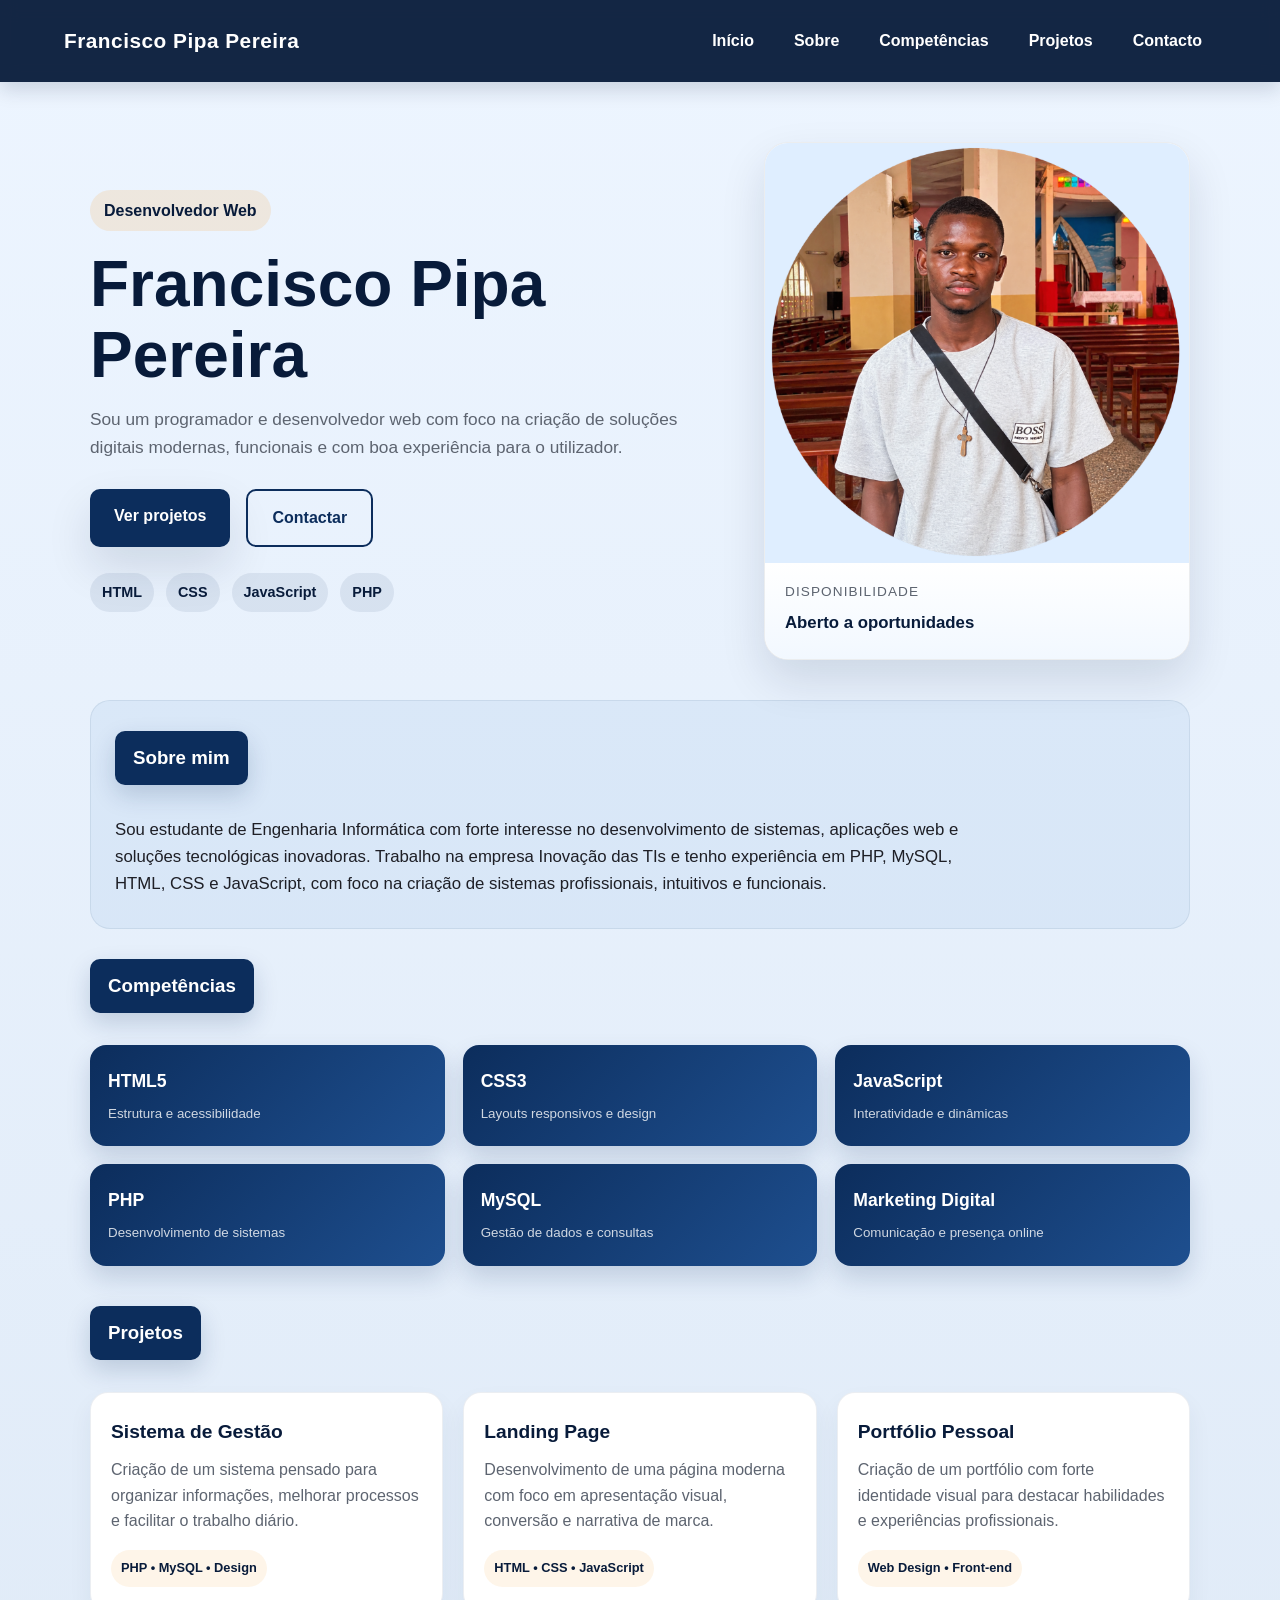
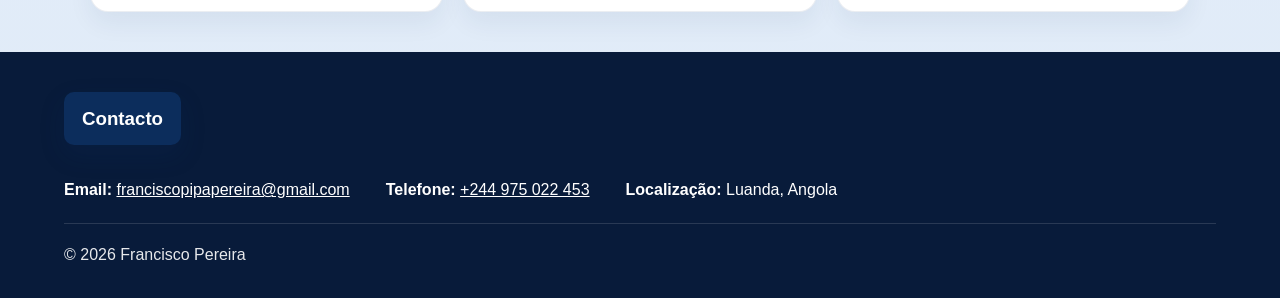
<file: index.html>
<!DOCTYPE html>
<html lang="pt-PT">
<head>
    <meta charset="UTF-8">
    <meta name="viewport" content="width=device-width, initial-scale=1.0">
    <meta name="description" content="Portfólio de Francisco Pipa Pereira, desenvolvedor web e apaixonado por tecnologia.">
    <link rel="stylesheet" href="css/estilo.css">
    <title>Francisco Pipa Pereira | Portfólio</title>
</head>
<body>
    <header class="menu-topo">
        <div class="logo">Francisco Pipa Pereira</div>
        <nav class="navbar" aria-label="Menu principal">
            <a href="#inicio">Início</a>
            <a href="#sobre">Sobre</a>
            <a href="#competencias">Competências</a>
            <a href="#projetos">Projetos</a>
            <a href="#contacto">Contacto</a>
        </nav>
    </header>

    <main>
        <section id="inicio" class="hero">
            <div class="hero-text">
                <p class="tag">Desenvolvedor Web</p>
                <h1>Francisco Pipa Pereira</h1>
                <p class="apresentacao">
                    Sou um programador e desenvolvedor web com foco na criação de soluções digitais modernas,
                    funcionais e com boa experiência para o utilizador.
                </p>

                <div class="btn-group">
                    <a href="#projetos" class="btn btn-primary">Ver projetos</a>
                    <a href="#contacto" class="btn btn-secondary">Contactar</a>
                </div>

                <ul class="mini-list">
                    <li>HTML</li>
                    <li>CSS</li>
                    <li>JavaScript</li>
                    <li>PHP</li>
                </ul>
            </div>

            <div class="profile-card">
                <img src="img/Francisco.png" alt="Francisco Pipa Pereira">
                <div class="profile-info">
                    <p class="label">Disponibilidade</p>
                    <strong>Aberto a oportunidades</strong>
                </div>
            </div>
        </section>

        <section id="sobre" class="sobre-nos">
            <div class="section-title-wrap">
                <h3>Sobre mim</h3>
            </div>
            <p class="sobre">
                Sou estudante de Engenharia Informática com forte interesse no desenvolvimento de sistemas,
                aplicações web e soluções tecnológicas inovadoras. Trabalho na empresa Inovação das TIs e tenho
                experiência em PHP, MySQL, HTML, CSS e JavaScript, com foco na criação de sistemas profissionais,
                intuitivos e funcionais.
            </p>
        </section>

        <section id="competencias" class="competencia-section">
            <div class="section-title-wrap">
                <h3>Competências</h3>
            </div>

            <div class="competencia-grid">
                <div class="li-itens">
                    <span>HTML5</span>
                    <small>Estrutura e acessibilidade</small>
                </div>
                <div class="li-itens">
                    <span>CSS3</span>
                    <small>Layouts responsivos e design</small>
                </div>
                <div class="li-itens">
                    <span>JavaScript</span>
                    <small>Interatividade e dinâmicas</small>
                </div>
                <div class="li-itens">
                    <span>PHP</span>
                    <small>Desenvolvimento de sistemas</small>
                </div>
                <div class="li-itens">
                    <span>MySQL</span>
                    <small>Gestão de dados e consultas</small>
                </div>
                <div class="li-itens">
                    <span>Marketing Digital</span>
                    <small>Comunicação e presença online</small>
                </div>
            </div>
        </section>

        <section id="projetos" class="projetos-section">
            <div class="section-title-wrap">
                <h3>Projetos</h3>
            </div>

            <div class="projeto-grid">
                <article class="projeto-card">
                    <h4>Sistema de Gestão</h4>
                    <p>Criação de um sistema pensado para organizar informações, melhorar processos e facilitar o trabalho diário.</p>
                    <span>PHP • MySQL • Design</span>
                </article>

                <article class="projeto-card">
                    <h4>Landing Page</h4>
                    <p>Desenvolvimento de uma página moderna com foco em apresentação visual, conversão e narrativa de marca.</p>
                    <span>HTML • CSS • JavaScript</span>
                </article>

                <article class="projeto-card">
                    <h4>Portfólio Pessoal</h4>
                    <p>Criação de um portfólio com forte identidade visual para destacar habilidades e experiências profissionais.</p>
                    <span>Web Design • Front-end</span>
                </article>
            </div>
        </section>
    </main>

    <footer id="contacto" class="contato-section">
        <div class="section-title-wrap">
            <h3>Contacto</h3>
        </div>

        <div class="contato-lista">
            <p><strong>Email:</strong> <a href="mailto:franciscopipapereira@gmail.com">franciscopipapereira@gmail.com</a></p>
            <p><strong>Telefone:</strong> <a href="tel:+244975022453">+244 975 022 453</a></p>
            <p><strong>Localização:</strong> Luanda, Angola</p>
        </div>

        <p class="direitos">© 2026 Francisco Pereira</p>
    </footer>
</body>
</html>
</file>
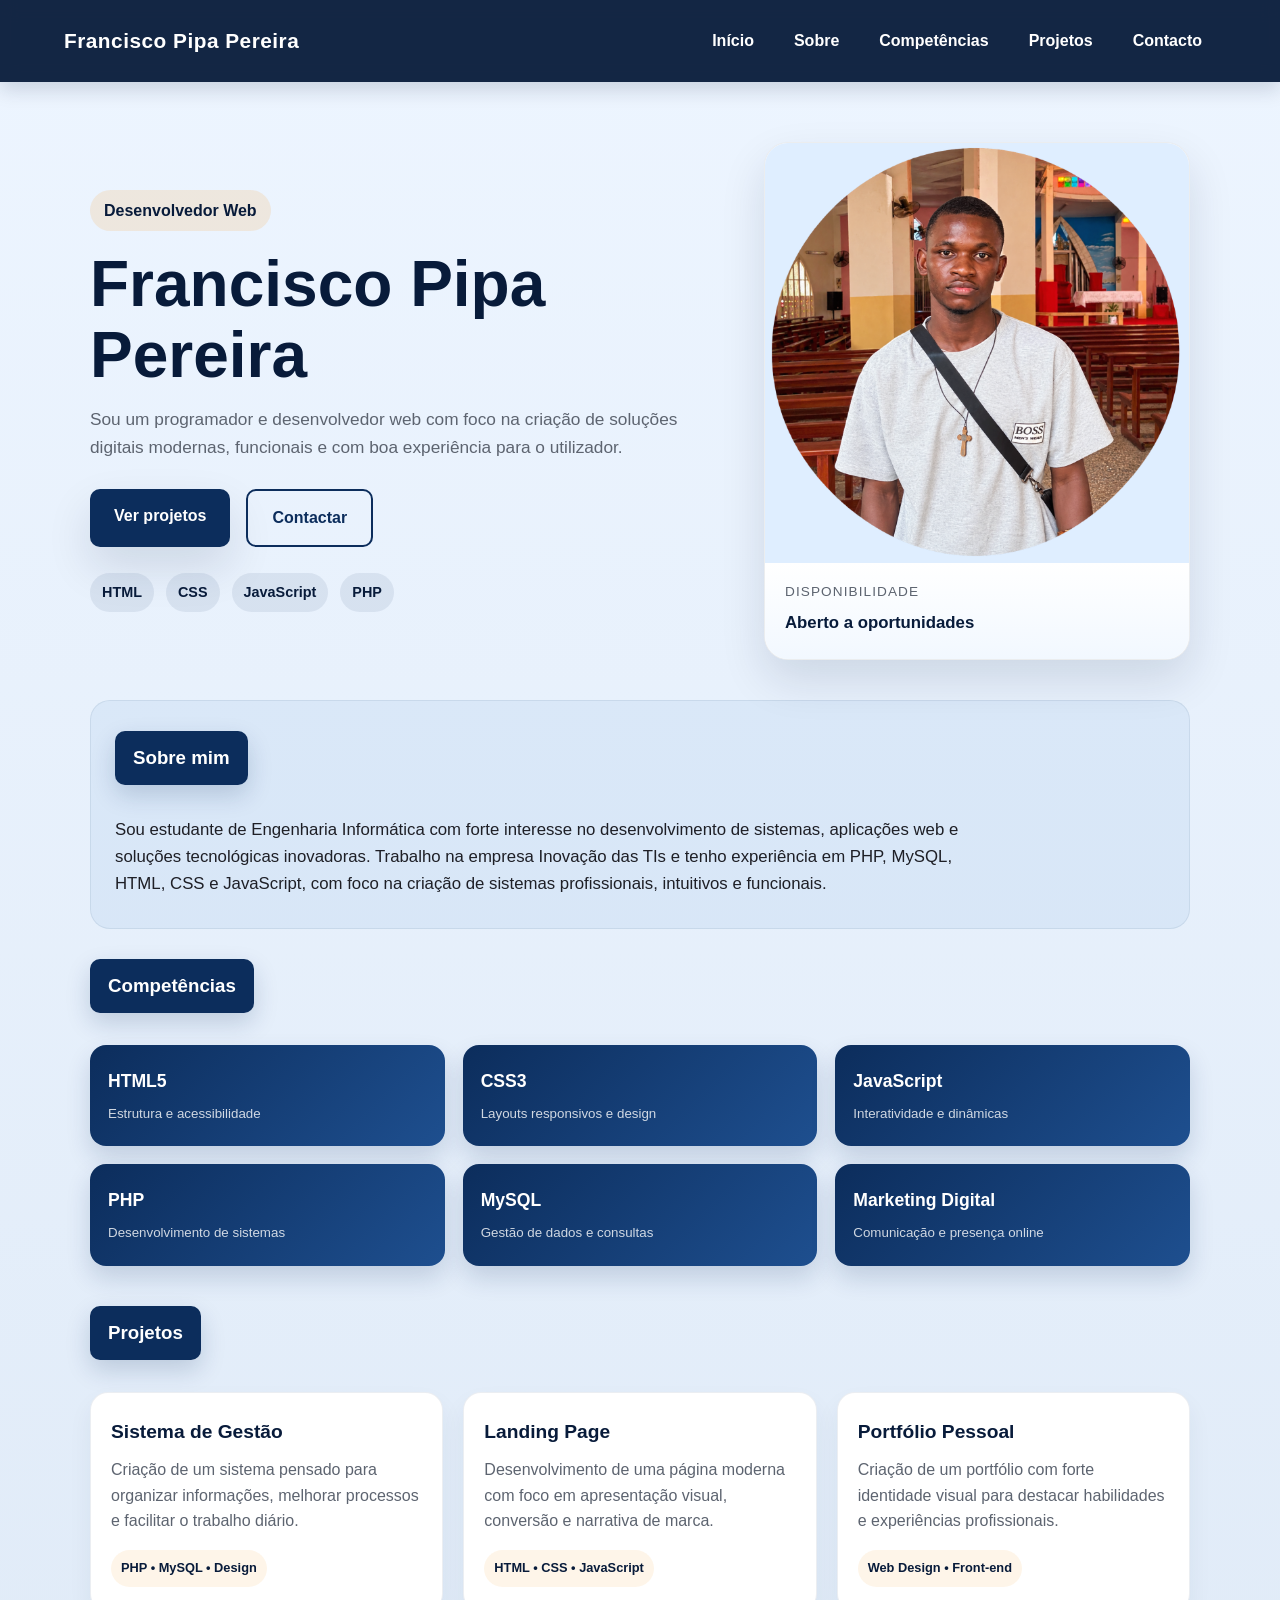
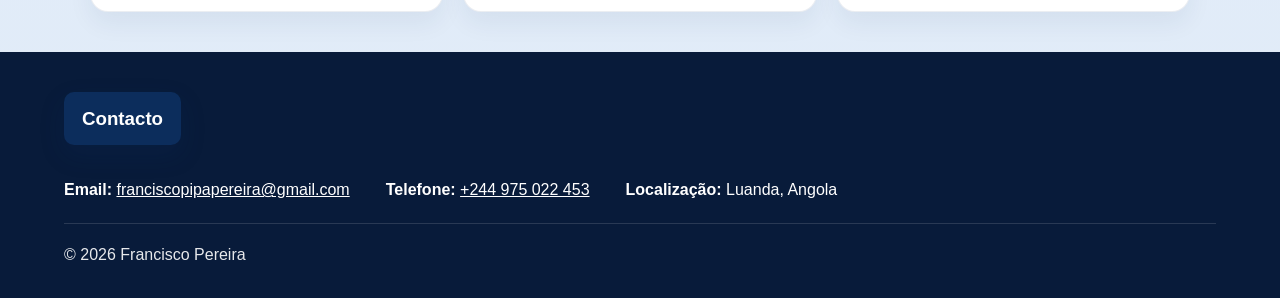
<file: Criando_Site/index.html>
<!DOCTYPE html>
<html lang="pt-PT">
<head>
    <meta charset="UTF-8">
    <meta name="viewport" content="width=device-width, initial-scale=1.0">
    <meta name="description" content="Portfólio de Francisco Pipa Pereira, desenvolvedor web e apaixonado por tecnologia.">
    <link rel="stylesheet" href="css/estilo.css">
    <title>Francisco Pipa Pereira | Portfólio</title>
</head>
<body>
    <header class="menu-topo">
        <div class="logo">Francisco Pipa Pereira</div>
        <nav class="navbar" aria-label="Menu principal">
            <a href="#inicio">Início</a>
            <a href="#sobre">Sobre</a>
            <a href="#competencias">Competências</a>
            <a href="#projetos">Projetos</a>
            <a href="#contacto">Contacto</a>
        </nav>
    </header>

    <main>
        <section id="inicio" class="hero">
            <div class="hero-text">
                <p class="tag">Desenvolvedor Web</p>
                <h1>Francisco Pipa Pereira</h1>
                <p class="apresentacao">
                    Sou um programador e desenvolvedor web com foco na criação de soluções digitais modernas,
                    funcionais e com boa experiência para o utilizador.
                </p>

                <div class="btn-group">
                    <a href="#projetos" class="btn btn-primary">Ver projetos</a>
                    <a href="#contacto" class="btn btn-secondary">Contactar</a>
                </div>

                <ul class="mini-list">
                    <li>HTML</li>
                    <li>CSS</li>
                    <li>JavaScript</li>
                    <li>PHP</li>
                </ul>
            </div>

            <div class="profile-card">
                <img src="img/Francisco.png" alt="Francisco Pipa Pereira">
                <div class="profile-info">
                    <p class="label">Disponibilidade</p>
                    <strong>Aberto a oportunidades</strong>
                </div>
            </div>
        </section>

        <section id="sobre" class="sobre-nos">
            <div class="section-title-wrap">
                <h3>Sobre mim</h3>
            </div>
            <p class="sobre">
                Sou estudante de Engenharia Informática com forte interesse no desenvolvimento de sistemas,
                aplicações web e soluções tecnológicas inovadoras. Trabalho na empresa Inovação das TIs e tenho
                experiência em PHP, MySQL, HTML, CSS e JavaScript, com foco na criação de sistemas profissionais,
                intuitivos e funcionais.
            </p>
        </section>

        <section id="competencias" class="competencia-section">
            <div class="section-title-wrap">
                <h3>Competências</h3>
            </div>

            <div class="competencia-grid">
                <div class="li-itens">
                    <span>HTML5</span>
                    <small>Estrutura e acessibilidade</small>
                </div>
                <div class="li-itens">
                    <span>CSS3</span>
                    <small>Layouts responsivos e design</small>
                </div>
                <div class="li-itens">
                    <span>JavaScript</span>
                    <small>Interatividade e dinâmicas</small>
                </div>
                <div class="li-itens">
                    <span>PHP</span>
                    <small>Desenvolvimento de sistemas</small>
                </div>
                <div class="li-itens">
                    <span>MySQL</span>
                    <small>Gestão de dados e consultas</small>
                </div>
                <div class="li-itens">
                    <span>Marketing Digital</span>
                    <small>Comunicação e presença online</small>
                </div>
            </div>
        </section>

        <section id="projetos" class="projetos-section">
            <div class="section-title-wrap">
                <h3>Projetos</h3>
            </div>

            <div class="projeto-grid">
                <article class="projeto-card">
                    <h4>Sistema de Gestão</h4>
                    <p>Criação de um sistema pensado para organizar informações, melhorar processos e facilitar o trabalho diário.</p>
                    <span>PHP • MySQL • Design</span>
                </article>

                <article class="projeto-card">
                    <h4>Landing Page</h4>
                    <p>Desenvolvimento de uma página moderna com foco em apresentação visual, conversão e narrativa de marca.</p>
                    <span>HTML • CSS • JavaScript</span>
                </article>

                <article class="projeto-card">
                    <h4>Portfólio Pessoal</h4>
                    <p>Criação de um portfólio com forte identidade visual para destacar habilidades e experiências profissionais.</p>
                    <span>Web Design • Front-end</span>
                </article>
            </div>
        </section>
    </main>

    <footer id="contacto" class="contato-section">
        <div class="section-title-wrap">
            <h3>Contacto</h3>
        </div>

        <div class="contato-lista">
            <p><strong>Email:</strong> <a href="mailto:franciscopipapereira@gmail.com">franciscopipapereira@gmail.com</a></p>
            <p><strong>Telefone:</strong> <a href="tel:+244975022453">+244 975 022 453</a></p>
            <p><strong>Localização:</strong> Luanda, Angola</p>
        </div>

        <p class="direitos">© 2026 Francisco Pereira</p>
    </footer>
</body>
</html>
</file>
<file: css/estilo.css>
:root {
    --azul-escuro: #081b3a;
    --azul-medio: #0c2d5c;
    --azul-claro: #dfeeff;
    --laranja: #f39d2b;
    --texto: #1e1f26;
    --branco: #ffffff;
    --cinza: #5d6470;
    --fundo: #eef4fb;
    --sombra: 0 20px 45px rgba(8, 27, 58, 0.12);
}

* {
    margin: 0;
    padding: 0;
    box-sizing: border-box;
}

html {
    scroll-behavior: smooth;
}

body {
    font-family: Arial, Helvetica, sans-serif;
    background: linear-gradient(180deg, #edf5ff 0%, #dfeaf7 100%);
    color: var(--texto);
    line-height: 1.6;
}

img {
    display: block;
    max-width: 100%;
}

 a {
    text-decoration: none;
}

.menu-topo {
    position: sticky;
    top: 0;
    z-index: 10;
    background: rgba(8, 27, 58, 0.95);
    backdrop-filter: blur(8px);
    padding: 18px 5%;
    display: flex;
    justify-content: space-between;
    align-items: center;
    box-shadow: 0 8px 18px rgba(8, 27, 58, 0.15);
}

.logo {
    color: var(--branco);
    font-size: 1.3rem;
    font-weight: 700;
    letter-spacing: 0.5px;
}

.navbar {
    display: flex;
    gap: 12px;
    flex-wrap: wrap;
}
 
.navbar a {
    color: var(--branco);
    padding: 10px 14px;
    border-radius: 999px;
    transition: all 0.3s ease;
    font-weight: 600;
}

.navbar a:hover {
    background-color: var(--laranja);
    color: var(--azul-escuro);
}

main {
    width: min(1100px, 90%);
    margin: 0 auto;
}

.hero {
    display: grid;
    grid-template-columns: 1.2fr 0.8fr;
    align-items: center;
    gap: 35px;
    padding: 60px 0 40px;
}

.hero-text {
    padding: 20px 0;
}

.tag {
    display: inline-block;
    background: rgba(243, 157, 43, 0.15);
    color: var(--azul-escuro);
    font-weight: 700;
    padding: 8px 14px;
    border-radius: 999px;
    margin-bottom: 18px;
}

.hero h1 {
    font-size: clamp(2.2rem, 5vw, 4rem);
    line-height: 1.1;
    margin-bottom: 16px;
    color: var(--azul-escuro);
}

.apresentacao {
    color: var(--cinza);
    font-size: 1.08rem;
    max-width: 620px;
}

.btn-group {
    display: flex;
    flex-wrap: wrap;
    gap: 16px;
    margin-top: 28px;
}

.btn {
    display: inline-block;
    padding: 14px 24px;
    border-radius: 10px;
    font-weight: 700;
    transition: transform 0.2s ease, box-shadow 0.2s ease;
}

.btn:hover {
    transform: translateY(-2px);
}

.btn-primary {
    background: var(--azul-medio);
    color: var(--branco);
    box-shadow: var(--sombra);
}

.btn-secondary {
    background: transparent;
    color: var(--azul-medio);
    border: 2px solid var(--azul-medio);
}

.mini-list {
    list-style: none;
    display: flex;
    flex-wrap: wrap;
    gap: 12px;
    margin-top: 26px;
}

.mini-list li {
    background: rgba(12, 45, 92, 0.08);
    color: var(--azul-escuro);
    padding: 8px 12px;
    border-radius: 999px;
    font-size: 0.9rem;
    font-weight: 600;
}

.profile-card {
    background: var(--branco);
    border-radius: 24px;
    overflow: hidden;
    box-shadow: var(--sombra);
    border: 1px solid rgba(8, 27, 58, 0.08);
}

.profile-card img {
    width: 100%;
    height: 420px;
    object-fit: cover;
    background: var(--azul-claro);
}

.profile-info {
    padding: 18px 20px 22px;
    background: linear-gradient(180deg, #ffffff 0%, #f2f8ff 100%);
}

.label {
    color: var(--cinza);
    font-size: 0.85rem;
    text-transform: uppercase;
    letter-spacing: 0.08em;
    margin-bottom: 8px;
}

.profile-info strong {
    color: var(--azul-escuro);
    font-size: 1.05rem;
}

.section-title-wrap {
    margin-bottom: 22px;
}

h3 {
    display: inline-block;
    background: var(--azul-medio);
    color: var(--branco);
    padding: 12px 18px;
    border-radius: 10px;
    box-shadow: 0 10px 24px rgba(12, 45, 92, 0.18);
    margin-bottom: 10px;
}

.sobre-nos,
.competencia-section,
.projetos-section,
.contato-section {
    padding: 30px 0 10px;
}

.sobre-nos {
    background: rgba(14, 111, 189, 0.06);
    border: 1px solid rgba(12, 45, 92, 0.08);
    border-radius: 20px;
    padding: 30px 24px;
}

.sobre {
    color: var(--texto);
    font-size: 1.05rem;
    max-width: 850px;
}

.competencia-grid {
    display: grid;
    grid-template-columns: repeat(3, minmax(180px, 1fr));
    gap: 18px;
}

.li-itens {
    background: linear-gradient(135deg, #0c2d5c, #1e4f8f);
    color: var(--branco);
    padding: 22px 18px;
    border-radius: 16px;
    display: flex;
    flex-direction: column;
    gap: 8px;
    box-shadow: 0 12px 24px rgba(12, 45, 92, 0.16);
    transition: transform 0.2s ease, box-shadow 0.2s ease;
}

.li-itens:hover {
    transform: translateY(-4px);
    box-shadow: 0 20px 30px rgba(12, 45, 92, 0.22);
}

.li-itens span {
    font-weight: 700;
    font-size: 1.1rem;
}

.li-itens small {
    color: rgba(255, 255, 255, 0.8);
}

.projeto-grid {
    display: grid;
    grid-template-columns: repeat(3, minmax(220px, 1fr));
    gap: 20px;
}

.projeto-card {
    background: var(--branco);
    border: 1px solid rgba(12, 45, 92, 0.08);
    border-radius: 18px;
    padding: 24px 20px;
    box-shadow: 0 12px 25px rgba(12, 45, 92, 0.06);
}

.projeto-card h4 {
    color: var(--azul-escuro);
    font-size: 1.2rem;
    margin-bottom: 10px;
}

.projeto-card p {
    color: var(--cinza);
    margin-bottom: 16px;
}

.projeto-card span {
    display: inline-block;
    background: rgba(243, 157, 43, 0.1);
    color: var(--azul-escuro);
    padding: 8px 10px;
    border-radius: 999px;
    font-size: 0.8rem;
    font-weight: 700;
}

.contato-section {
    background: var(--azul-escuro);
    color: var(--branco);
    padding: 40px 5% 30px;
    margin-top: 30px;
}

.contato-lista {
    display: flex;
    flex-wrap: wrap;
    gap: 20px 36px;
    margin-bottom: 20px;
}

.contato-lista p,
.contato-lista a,
.direitos {
    color: var(--branco);
}

.contato-lista a {
    text-decoration: underline;
}

.direitos {
    border-top: 1px solid rgba(255, 255, 255, 0.15);
    padding-top: 18px;
    opacity: 0.9;
}

@media (max-width: 820px) {
    .menu-topo {
        flex-direction: column;
        align-items: flex-start;
        gap: 14px;
    }

    .hero {
        grid-template-columns: 1fr;
        padding-top: 35px;
    }

    .competencia-grid,
    .projeto-grid {
        grid-template-columns: 1fr;
    }

    .profile-card img {
        height: 320px;
    }
}

@media (max-width: 520px) {
    .navbar {
        width: 100%;
    }

    .navbar a {
        flex: 1 1 calc(50% - 12px);
        text-align: center;
    }

    .btn-group {
        flex-direction: column;
    }

    .btn {
        width: 100%;
        text-align: center;
    }
}
</file>
<file: Criando_Site/css/estilo.css>
:root {
    --azul-escuro: #081b3a;
    --azul-medio: #0c2d5c;
    --azul-claro: #dfeeff;
    --laranja: #f39d2b;
    --texto: #1e1f26;
    --branco: #ffffff;
    --cinza: #5d6470;
    --fundo: #eef4fb;
    --sombra: 0 20px 45px rgba(8, 27, 58, 0.12);
}

* {
    margin: 0;
    padding: 0;
    box-sizing: border-box;
}

html {
    scroll-behavior: smooth;
}

body {
    font-family: Arial, Helvetica, sans-serif;
    background: linear-gradient(180deg, #edf5ff 0%, #dfeaf7 100%);
    color: var(--texto);
    line-height: 1.6;
}

img {
    display: block;
    max-width: 100%;
}

 a {
    text-decoration: none;
}

.menu-topo {
    position: sticky;
    top: 0;
    z-index: 10;
    background: rgba(8, 27, 58, 0.95);
    backdrop-filter: blur(8px);
    padding: 18px 5%;
    display: flex;
    justify-content: space-between;
    align-items: center;
    box-shadow: 0 8px 18px rgba(8, 27, 58, 0.15);
}

.logo {
    color: var(--branco);
    font-size: 1.3rem;
    font-weight: 700;
    letter-spacing: 0.5px;
}

.navbar {
    display: flex;
    gap: 12px;
    flex-wrap: wrap;
}
 
.navbar a {
    color: var(--branco);
    padding: 10px 14px;
    border-radius: 999px;
    transition: all 0.3s ease;
    font-weight: 600;
}

.navbar a:hover {
    background-color: var(--laranja);
    color: var(--azul-escuro);
}

main {
    width: min(1100px, 90%);
    margin: 0 auto;
}

.hero {
    display: grid;
    grid-template-columns: 1.2fr 0.8fr;
    align-items: center;
    gap: 35px;
    padding: 60px 0 40px;
}

.hero-text {
    padding: 20px 0;
}

.tag {
    display: inline-block;
    background: rgba(243, 157, 43, 0.15);
    color: var(--azul-escuro);
    font-weight: 700;
    padding: 8px 14px;
    border-radius: 999px;
    margin-bottom: 18px;
}

.hero h1 {
    font-size: clamp(2.2rem, 5vw, 4rem);
    line-height: 1.1;
    margin-bottom: 16px;
    color: var(--azul-escuro);
}

.apresentacao {
    color: var(--cinza);
    font-size: 1.08rem;
    max-width: 620px;
}

.btn-group {
    display: flex;
    flex-wrap: wrap;
    gap: 16px;
    margin-top: 28px;
}

.btn {
    display: inline-block;
    padding: 14px 24px;
    border-radius: 10px;
    font-weight: 700;
    transition: transform 0.2s ease, box-shadow 0.2s ease;
}

.btn:hover {
    transform: translateY(-2px);
}

.btn-primary {
    background: var(--azul-medio);
    color: var(--branco);
    box-shadow: var(--sombra);
}

.btn-secondary {
    background: transparent;
    color: var(--azul-medio);
    border: 2px solid var(--azul-medio);
}

.mini-list {
    list-style: none;
    display: flex;
    flex-wrap: wrap;
    gap: 12px;
    margin-top: 26px;
}

.mini-list li {
    background: rgba(12, 45, 92, 0.08);
    color: var(--azul-escuro);
    padding: 8px 12px;
    border-radius: 999px;
    font-size: 0.9rem;
    font-weight: 600;
}

.profile-card {
    background: var(--branco);
    border-radius: 24px;
    overflow: hidden;
    box-shadow: var(--sombra);
    border: 1px solid rgba(8, 27, 58, 0.08);
}

.profile-card img {
    width: 100%;
    height: 420px;
    object-fit: cover;
    background: var(--azul-claro);
}

.profile-info {
    padding: 18px 20px 22px;
    background: linear-gradient(180deg, #ffffff 0%, #f2f8ff 100%);
}

.label {
    color: var(--cinza);
    font-size: 0.85rem;
    text-transform: uppercase;
    letter-spacing: 0.08em;
    margin-bottom: 8px;
}

.profile-info strong {
    color: var(--azul-escuro);
    font-size: 1.05rem;
}

.section-title-wrap {
    margin-bottom: 22px;
}

h3 {
    display: inline-block;
    background: var(--azul-medio);
    color: var(--branco);
    padding: 12px 18px;
    border-radius: 10px;
    box-shadow: 0 10px 24px rgba(12, 45, 92, 0.18);
    margin-bottom: 10px;
}

.sobre-nos,
.competencia-section,
.projetos-section,
.contato-section {
    padding: 30px 0 10px;
}

.sobre-nos {
    background: rgba(14, 111, 189, 0.06);
    border: 1px solid rgba(12, 45, 92, 0.08);
    border-radius: 20px;
    padding: 30px 24px;
}

.sobre {
    color: var(--texto);
    font-size: 1.05rem;
    max-width: 850px;
}

.competencia-grid {
    display: grid;
    grid-template-columns: repeat(3, minmax(180px, 1fr));
    gap: 18px;
}

.li-itens {
    background: linear-gradient(135deg, #0c2d5c, #1e4f8f);
    color: var(--branco);
    padding: 22px 18px;
    border-radius: 16px;
    display: flex;
    flex-direction: column;
    gap: 8px;
    box-shadow: 0 12px 24px rgba(12, 45, 92, 0.16);
    transition: transform 0.2s ease, box-shadow 0.2s ease;
}

.li-itens:hover {
    transform: translateY(-4px);
    box-shadow: 0 20px 30px rgba(12, 45, 92, 0.22);
}

.li-itens span {
    font-weight: 700;
    font-size: 1.1rem;
}

.li-itens small {
    color: rgba(255, 255, 255, 0.8);
}

.projeto-grid {
    display: grid;
    grid-template-columns: repeat(3, minmax(220px, 1fr));
    gap: 20px;
}

.projeto-card {
    background: var(--branco);
    border: 1px solid rgba(12, 45, 92, 0.08);
    border-radius: 18px;
    padding: 24px 20px;
    box-shadow: 0 12px 25px rgba(12, 45, 92, 0.06);
}

.projeto-card h4 {
    color: var(--azul-escuro);
    font-size: 1.2rem;
    margin-bottom: 10px;
}

.projeto-card p {
    color: var(--cinza);
    margin-bottom: 16px;
}

.projeto-card span {
    display: inline-block;
    background: rgba(243, 157, 43, 0.1);
    color: var(--azul-escuro);
    padding: 8px 10px;
    border-radius: 999px;
    font-size: 0.8rem;
    font-weight: 700;
}

.contato-section {
    background: var(--azul-escuro);
    color: var(--branco);
    padding: 40px 5% 30px;
    margin-top: 30px;
}

.contato-lista {
    display: flex;
    flex-wrap: wrap;
    gap: 20px 36px;
    margin-bottom: 20px;
}

.contato-lista p,
.contato-lista a,
.direitos {
    color: var(--branco);
}

.contato-lista a {
    text-decoration: underline;
}

.direitos {
    border-top: 1px solid rgba(255, 255, 255, 0.15);
    padding-top: 18px;
    opacity: 0.9;
}

@media (max-width: 820px) {
    .menu-topo {
        flex-direction: column;
        align-items: flex-start;
        gap: 14px;
    }

    .hero {
        grid-template-columns: 1fr;
        padding-top: 35px;
    }

    .competencia-grid,
    .projeto-grid {
        grid-template-columns: 1fr;
    }

    .profile-card img {
        height: 320px;
    }
}

@media (max-width: 520px) {
    .navbar {
        width: 100%;
    }

    .navbar a {
        flex: 1 1 calc(50% - 12px);
        text-align: center;
    }

    .btn-group {
        flex-direction: column;
    }

    .btn {
        width: 100%;
        text-align: center;
    }
}
</file>
